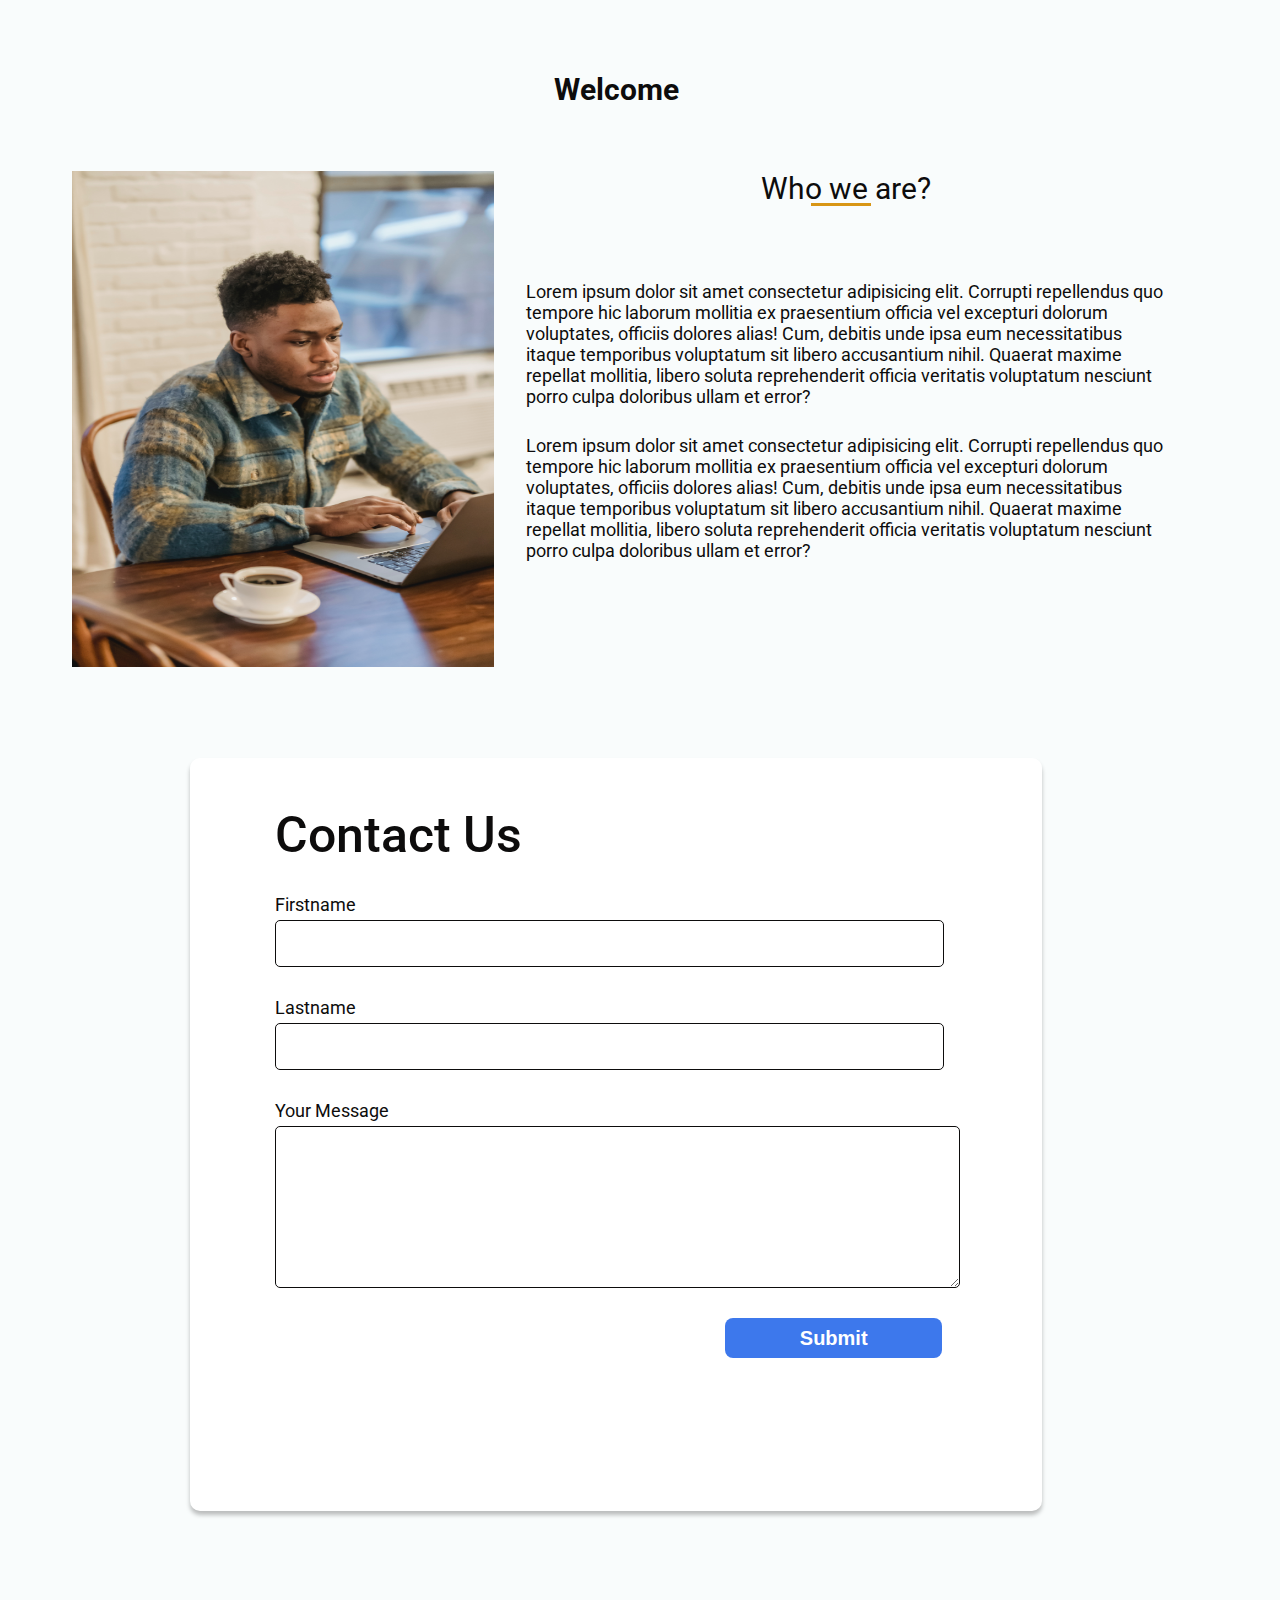
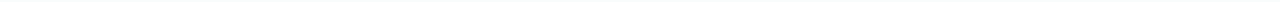
<file: bonus_task/index.html>
<!DOCTYPE html>
<html lang="en">
  <head>
    <meta charset="UTF-8" />
    <meta http-equiv="X-UA-Compatible" content="IE=edge" />
    <meta name="viewport" content="width=device-width, initial-scale=1.0" />
    <link rel="stylesheet" href="style.css" />
    <title>Stage 1 Task</title>
  </head>

  <body>
    <div class="header">
      <div class="h0">Welcome</div>
    </div>
    <div class="container">
      <div class="card-1">
        <img src="pexels-andres-ayrton-6578392.jpg"/>
      </div>
      <div class="card-2">
          <div class="h01">Who we are?</div>
        <p>
          Lorem ipsum dolor sit amet consectetur adipisicing elit. Corrupti
          repellendus quo tempore hic laborum mollitia ex praesentium officia
          vel excepturi dolorum voluptates, officiis dolores alias! Cum, debitis
          unde ipsa eum necessitatibus itaque temporibus voluptatum sit libero
          accusantium nihil. Quaerat maxime repellat mollitia, libero soluta
          reprehenderit officia veritatis voluptatum nesciunt porro culpa
          doloribus ullam et error?
        </p>
        <p>
          Lorem ipsum dolor sit amet consectetur adipisicing elit. Corrupti
          repellendus quo tempore hic laborum mollitia ex praesentium officia
          vel excepturi dolorum voluptates, officiis dolores alias! Cum, debitis
          unde ipsa eum necessitatibus itaque temporibus voluptatum sit libero
          accusantium nihil. Quaerat maxime repellat mollitia, libero soluta
          reprehenderit officia veritatis voluptatum nesciunt porro culpa
          doloribus ullam et error?
        </p>
      </div>

    </div>
    <div class="form-container">
        <form action="">
            <div class="contact-header">Contact Us</div>
            <div class="form-group">
                <label for="">Firstname</label>
                <input type="text" class="form-control">
            </div>
            <div class="form-group">
                <label for="">Lastname</label>
                <input type="text" class="form-control">
            </div>
            <div class="form-group">
                <label for="">Your Message</label>
                <textarea class="text-area" cols="30" rows="10"></textarea>
            </div>
            <div class="btn-group">
                <input type="button" value="Submit" class="btn">
            </div>
        </form>
    </div>
  </body>
</html>
</file>
<file: bonus_task/style.css>
@import url('https://fonts.googleapis.com/css2?family=Roboto:ital,wght@0,100;0,300;0,400;0,500;0,700;0,900;1,100;1,300;1,400;1,500;1,700;1,900&display=swap');

body {
    font-family: 'Roboto', sans-serif;
    background: #F9FCFC;
    width: 1152px;
    padding: 0 2rem;
    border-radius: 0px;
    color: #0D0C0C;
}

.h0 {
    font-size: 30px;
    font-weight: 700;
    text-align: center;
    padding: 64px 0 64px 0;
}

.h01 {
    font-size: 30px;
    font-weight: 400;
    width: 200px;
    text-align: center;
    position: relative;
    margin: auto;
    margin-bottom: 70px;
}

.h01::after {
    content: "";
    position: absolute;
    left: 0;
    bottom: 0;
    width: 30%;
    margin: auto 65px;
    height: 0.175rem;
    background: #D89616;
}

.card-1 {
    /* width: 422px; */
    height: 496px;
}

.card-1 img {
    width: 100%;
    height: 496px;
}

.card-2 {
    height: 168px;
}

.card-2 p {
    font-size: 18px;
    font-weight: 400;
    padding: 5px 0;
}

.container {
    display: grid;
    width: 95%;
    grid-template-columns: 422px 3fr;
    gap: 2em;
    margin: auto 2rem;

}

/* form container */
.form-container {
    height: 657px;
    width: 852px;
    padding: 3em 0;
    border-radius: 10px;
    background: #FFFFFF;
    box-shadow: 0px 4px 4px 0px #00000040;
    margin: 91px auto;
}

.contact-header {
    font-size: 50px;
    font-weight: 500;
    text-align: left;
}

.form-group {
    margin: 30px auto;
}

label {
    font-size: 18px;
    font-weight: 400;
    margin-bottom: 5px;
    display: block;
}

.form-control {
    display: block;
    height: 43px;
    width: 663px;
    border-radius: 5px;
    border: 1px solid #0D0C0C
}

.text-area {
    display: block;
    width: 663px;
    height: 160px;
    padding: 0 10px;
    border-radius: 5px;
    border: 1px solid #0D0C0C;
}

form {
    display: block;
    width: 80%;
    margin: auto;
}

.btn-group {
    margin: 30px auto;
    position: relative;
}

.btn {
    text-align: center;
    color: #fff;
    border: none;
    outline: none;
    height: 40px;
    width: 217px;
    background: #004DE6C2;
    border-radius: 8px;
    font-size: 20px;
    font-weight: 700;
    position: absolute;
    margin-left: 450px;
}
</file>
